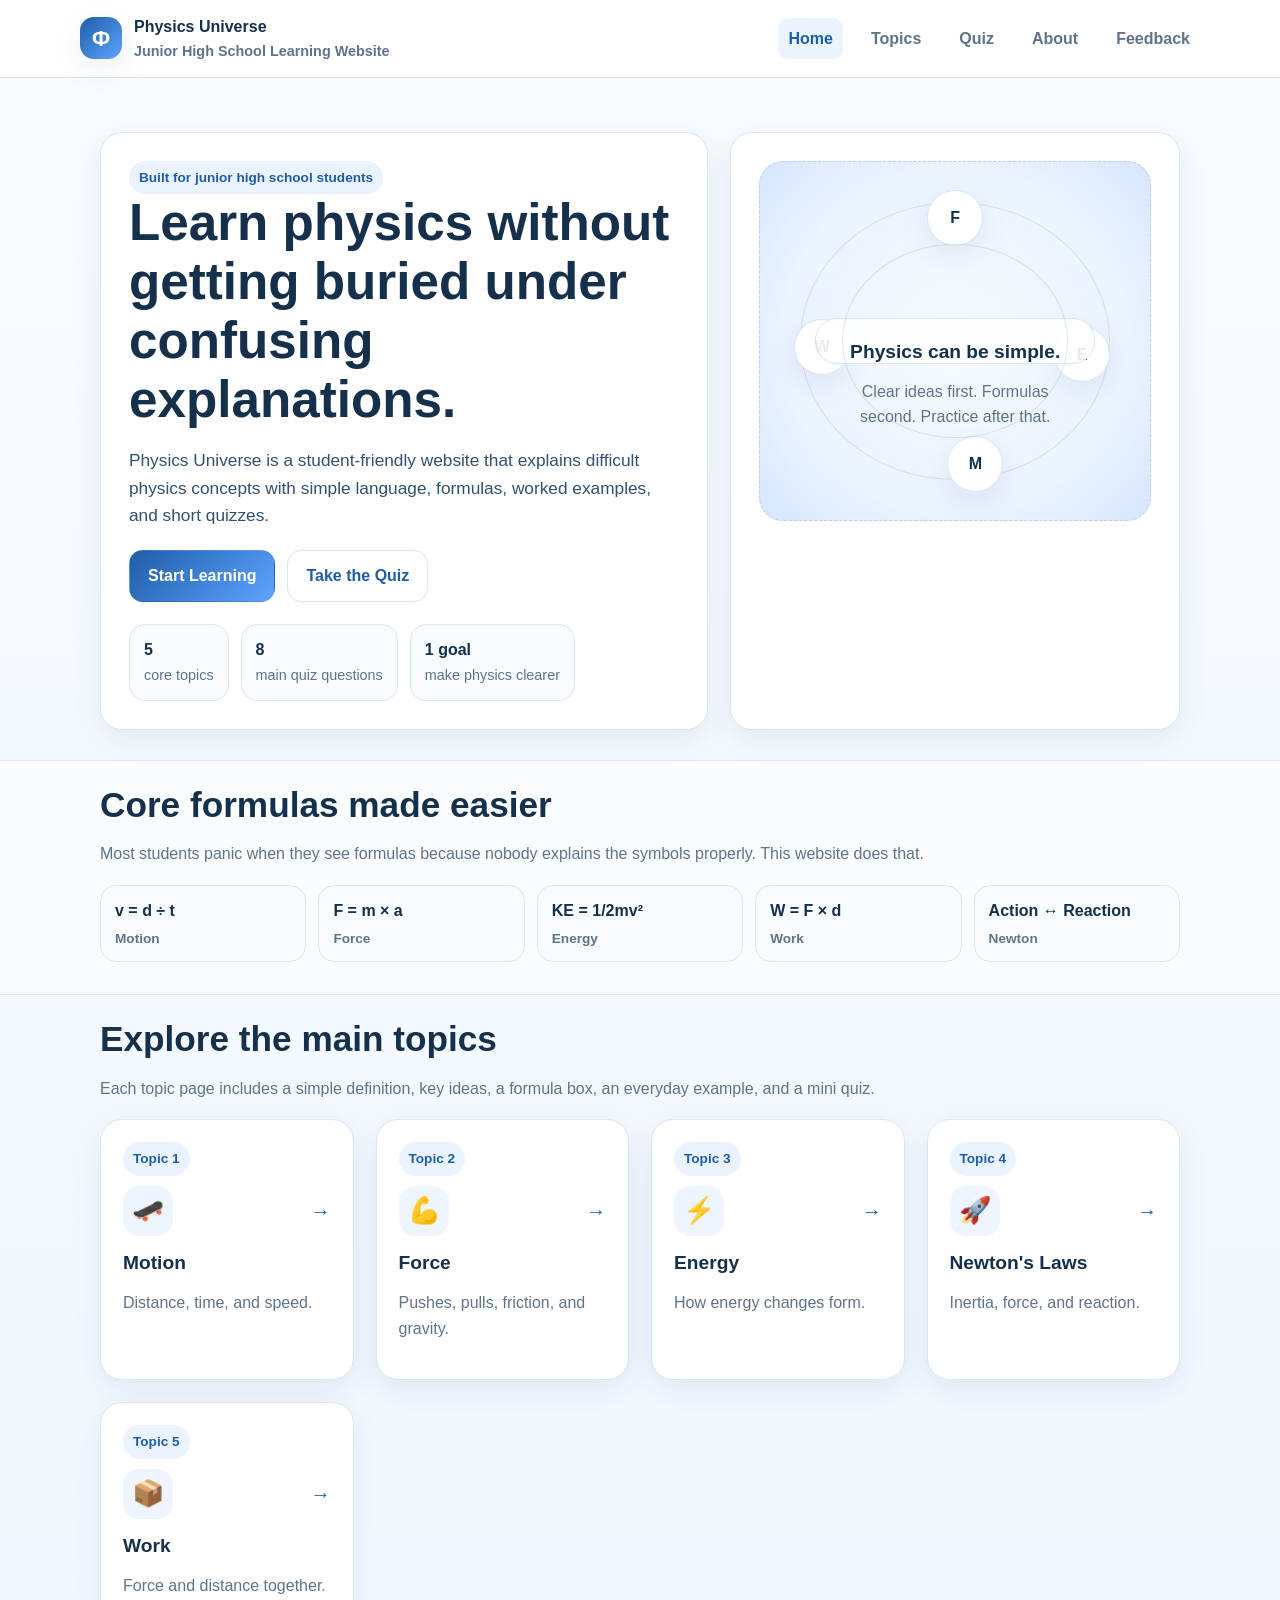
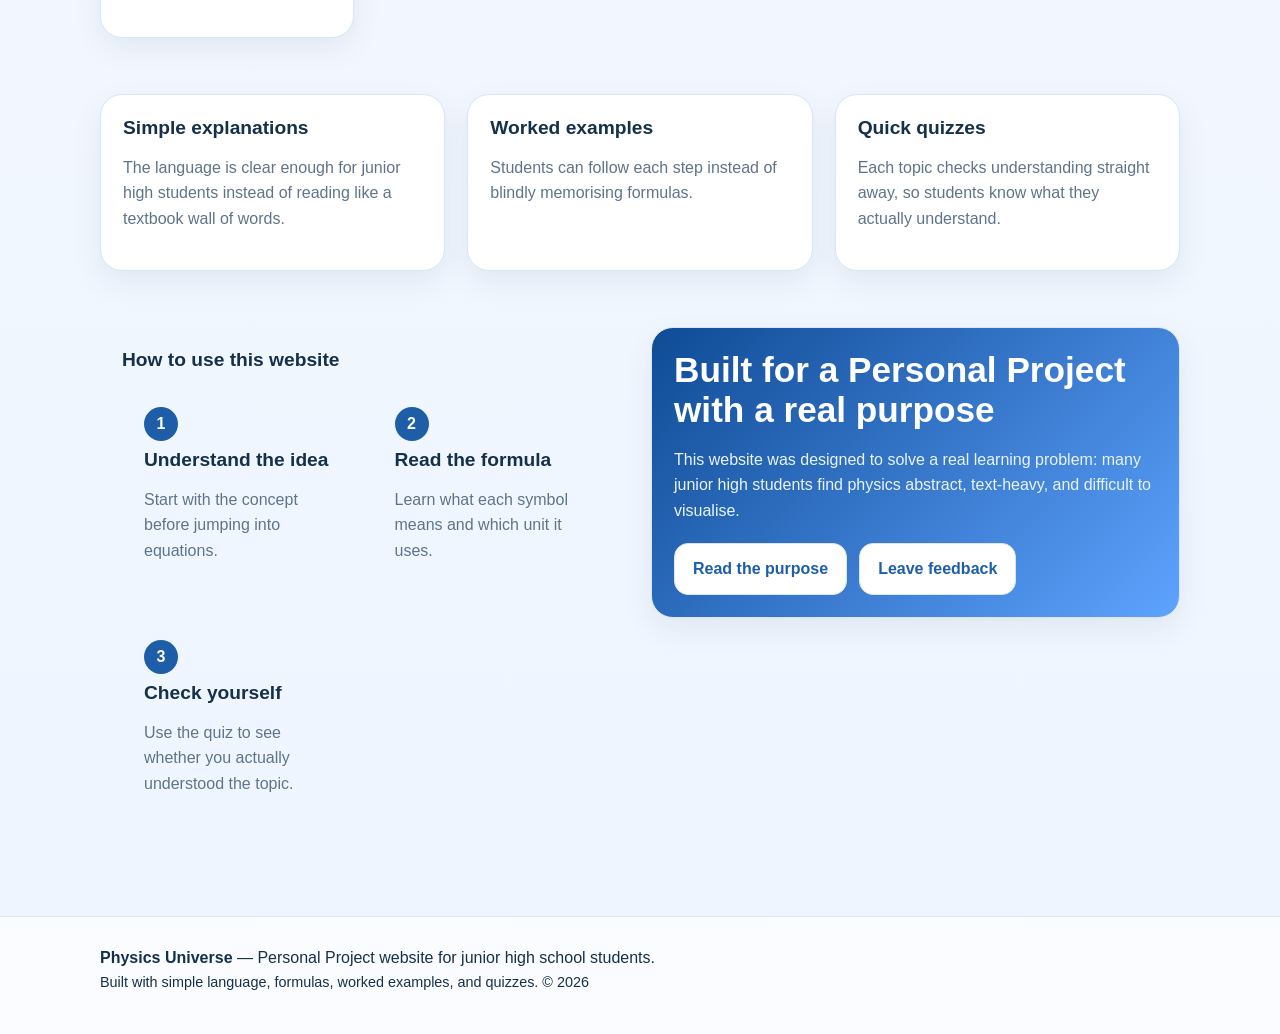
<file: index.html>
<!DOCTYPE html><html lang="en"><head><meta charset="UTF-8"><meta name="viewport" content="width=device-width, initial-scale=1.0"><title>Home | Physics Universe</title><link rel="stylesheet" href="styles.css"></head><body>
<header class="nav"><div class="container nav-inner"><a class="brand" href="index.html"><div class="logo">Φ</div><div><div>Physics Universe</div><div class="small muted">Junior High School Learning Website</div></div></a><nav class="menu"><a href="index.html" class="active">Home</a><a href="topics.html">Topics</a><a href="quiz.html">Quiz</a><a href="about.html">About</a><a href="feedback.html">Feedback</a></nav></div></header>
<section class="hero"><div class="container hero-grid"><div class="hero-card"><span class="kicker">Built for junior high school students</span><h1>Learn physics without getting buried under confusing explanations.</h1><p class="lead">Physics Universe is a student-friendly website that explains difficult physics concepts with simple language, formulas, worked examples, and short quizzes.</p><div class="button-row"><a class="btn btn-primary" href="topics.html">Start Learning</a><a class="btn btn-secondary" href="quiz.html">Take the Quiz</a></div><div class="hero-stats"><div class="stat-chip"><strong>5</strong><span class="small muted">core topics</span></div><div class="stat-chip"><strong>8</strong><span class="small muted">main quiz questions</span></div><div class="stat-chip"><strong>1 goal</strong><span class="small muted">make physics clearer</span></div></div></div><div class="hero-card"><div class="orbit"><div class="particle p1">F</div><div class="particle p2">E</div><div class="particle p3">M</div><div class="particle p4">W</div><div class="center-note"><h3>Physics can be simple.</h3><p class="muted">Clear ideas first. Formulas second. Practice after that.</p></div></div></div></div></section>
<section class="section-band"><div class="container"><h2>Core formulas made easier</h2><p class="muted">Most students panic when they see formulas because nobody explains the symbols properly. This website does that.</p><div class="hero-formula-bar"><div class="hero-formula-pill">v = d ÷ t<span>Motion</span></div><div class="hero-formula-pill">F = m × a<span>Force</span></div><div class="hero-formula-pill">KE = 1/2mv²<span>Energy</span></div><div class="hero-formula-pill">W = F × d<span>Work</span></div><div class="hero-formula-pill">Action ↔ Reaction<span>Newton</span></div></div></div></section>
<section class="section"><div class="container"><h2>Explore the main topics</h2><p class="muted">Each topic page includes a simple definition, key ideas, a formula box, an everyday example, and a mini quiz.</p><div class="topic-links"><a class="card topic-card" href="motion.html"><span class="topic-tag">Topic 1</span><div class="topic-card-top"><div class="icon-badge">🛹</div><div class="card-arrow">→</div></div><h3>Motion</h3><p class="muted">Distance, time, and speed.</p></a><a class="card topic-card" href="force.html"><span class="topic-tag">Topic 2</span><div class="topic-card-top"><div class="icon-badge">💪</div><div class="card-arrow">→</div></div><h3>Force</h3><p class="muted">Pushes, pulls, friction, and gravity.</p></a><a class="card topic-card" href="energy.html"><span class="topic-tag">Topic 3</span><div class="topic-card-top"><div class="icon-badge">⚡</div><div class="card-arrow">→</div></div><h3>Energy</h3><p class="muted">How energy changes form.</p></a><a class="card topic-card" href="newton.html"><span class="topic-tag">Topic 4</span><div class="topic-card-top"><div class="icon-badge">🚀</div><div class="card-arrow">→</div></div><h3>Newton's Laws</h3><p class="muted">Inertia, force, and reaction.</p></a><a class="card topic-card" href="work.html"><span class="topic-tag">Topic 5</span><div class="topic-card-top"><div class="icon-badge">📦</div><div class="card-arrow">→</div></div><h3>Work</h3><p class="muted">Force and distance together.</p></a></div></div></section>
<section class="section"><div class="container"><div class="grid-3"><div class="card"><h3>Simple explanations</h3><p class="muted">The language is clear enough for junior high students instead of reading like a textbook wall of words.</p></div><div class="card"><h3>Worked examples</h3><p class="muted">Students can follow each step instead of blindly memorising formulas.</p></div><div class="card"><h3>Quick quizzes</h3><p class="muted">Each topic checks understanding straight away, so students know what they actually understand.</p></div></div></div></section>
<section class="section"><div class="container"><div class="grid-2"><div class="info-card"><h3>How to use this website</h3><div class="timeline-grid"><div class="timeline-card"><div class="timeline-number">1</div><h3>Understand the idea</h3><p class="muted">Start with the concept before jumping into equations.</p></div><div class="timeline-card"><div class="timeline-number">2</div><h3>Read the formula</h3><p class="muted">Learn what each symbol means and which unit it uses.</p></div><div class="timeline-card"><div class="timeline-number">3</div><h3>Check yourself</h3><p class="muted">Use the quiz to see whether you actually understood the topic.</p></div></div></div><div class="cta-panel"><h2>Built for a Personal Project with a real purpose</h2><p>This website was designed to solve a real learning problem: many junior high students find physics abstract, text-heavy, and difficult to visualise.</p><div class="button-row"><a class="btn btn-secondary" href="about.html">Read the purpose</a><a class="btn btn-secondary" href="feedback.html">Leave feedback</a></div></div></div></div></section>
<footer class="footer"><div class="container"><div><strong>Physics Universe</strong> — Personal Project website for junior high school students.</div><div class="small">Built with simple language, formulas, worked examples, and quizzes. © <span class="year"></span></div></div></footer><script src="script.js"></script></body></html>
</file>
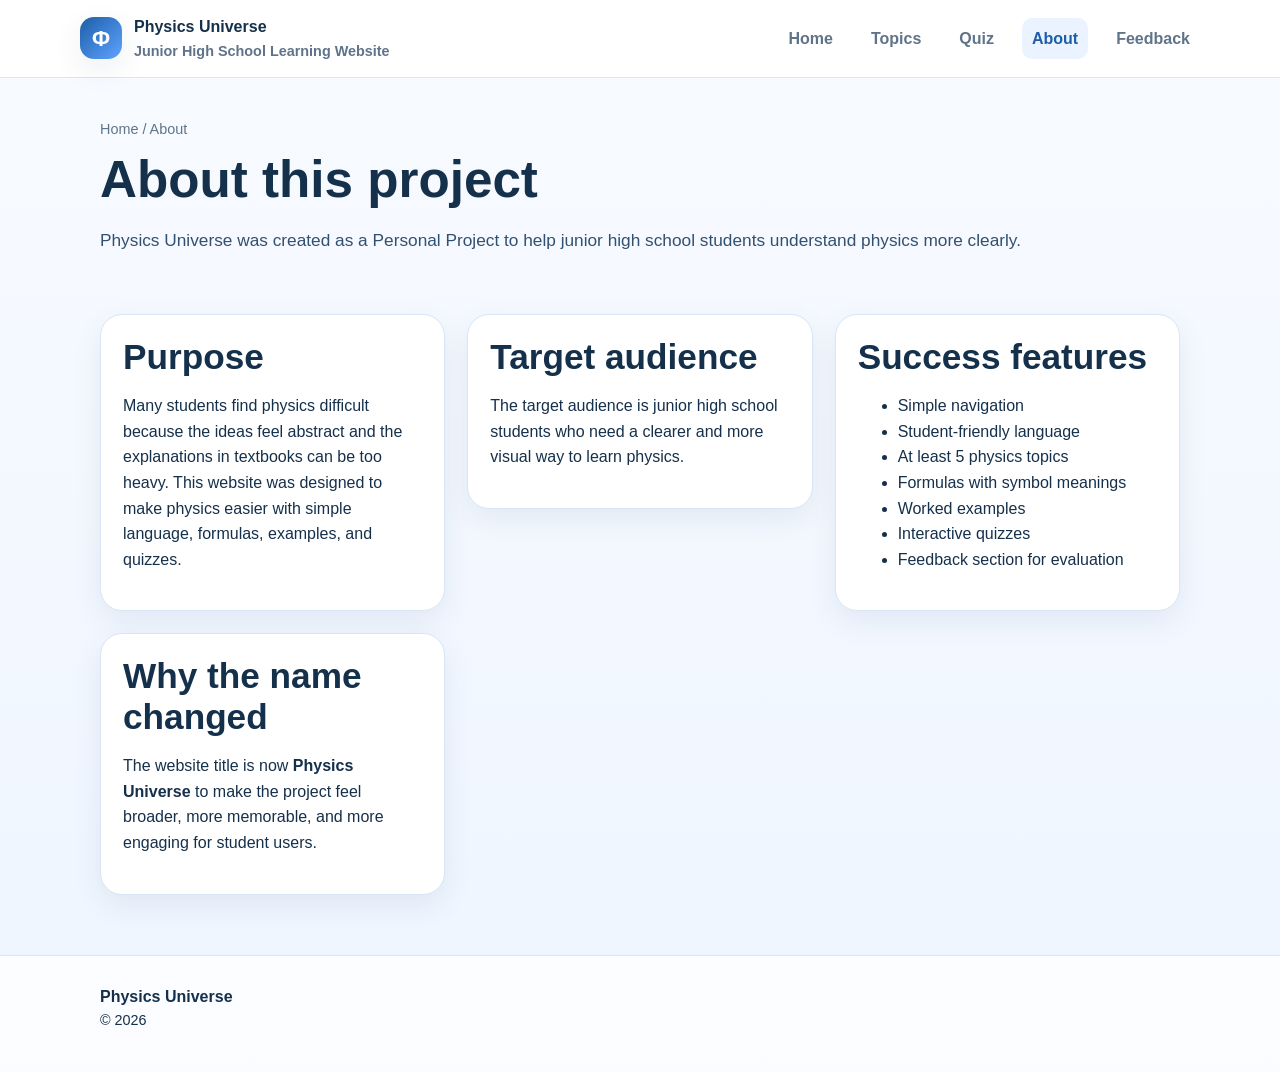
<file: about.html>
<!DOCTYPE html><html lang="en"><head><meta charset="UTF-8"><meta name="viewport" content="width=device-width, initial-scale=1.0"><title>About | Physics Universe</title><link rel="stylesheet" href="styles.css"></head><body><header class="nav"><div class="container nav-inner"><a class="brand" href="index.html"><div class="logo">Φ</div><div><div>Physics Universe</div><div class="small muted">Junior High School Learning Website</div></div></a><nav class="menu"><a href="index.html">Home</a><a href="topics.html">Topics</a><a href="quiz.html">Quiz</a><a href="about.html" class="active">About</a><a href="feedback.html">Feedback</a></nav></div></header><section class="page-hero"><div class="container"><div class="breadcrumbs">Home / About</div><h1>About this project</h1><p class="lead">Physics Universe was created as a Personal Project to help junior high school students understand physics more clearly.</p></div></section><section class="section"><div class="container grid-2"><div class="card"><h2>Purpose</h2><p>Many students find physics difficult because the ideas feel abstract and the explanations in textbooks can be too heavy. This website was designed to make physics easier with simple language, formulas, examples, and quizzes.</p></div><div class="card"><h2>Target audience</h2><p>The target audience is junior high school students who need a clearer and more visual way to learn physics.</p></div><div class="card"><h2>Success features</h2><ul><li>Simple navigation</li><li>Student-friendly language</li><li>At least 5 physics topics</li><li>Formulas with symbol meanings</li><li>Worked examples</li><li>Interactive quizzes</li><li>Feedback section for evaluation</li></ul></div><div class="card"><h2>Why the name changed</h2><p>The website title is now <strong>Physics Universe</strong> to make the project feel broader, more memorable, and more engaging for student users.</p></div></div></section><footer class="footer"><div class="container"><div><strong>Physics Universe</strong></div><div class="small">© <span class="year"></span></div></div></footer><script src="script.js"></script></body></html>
</file>
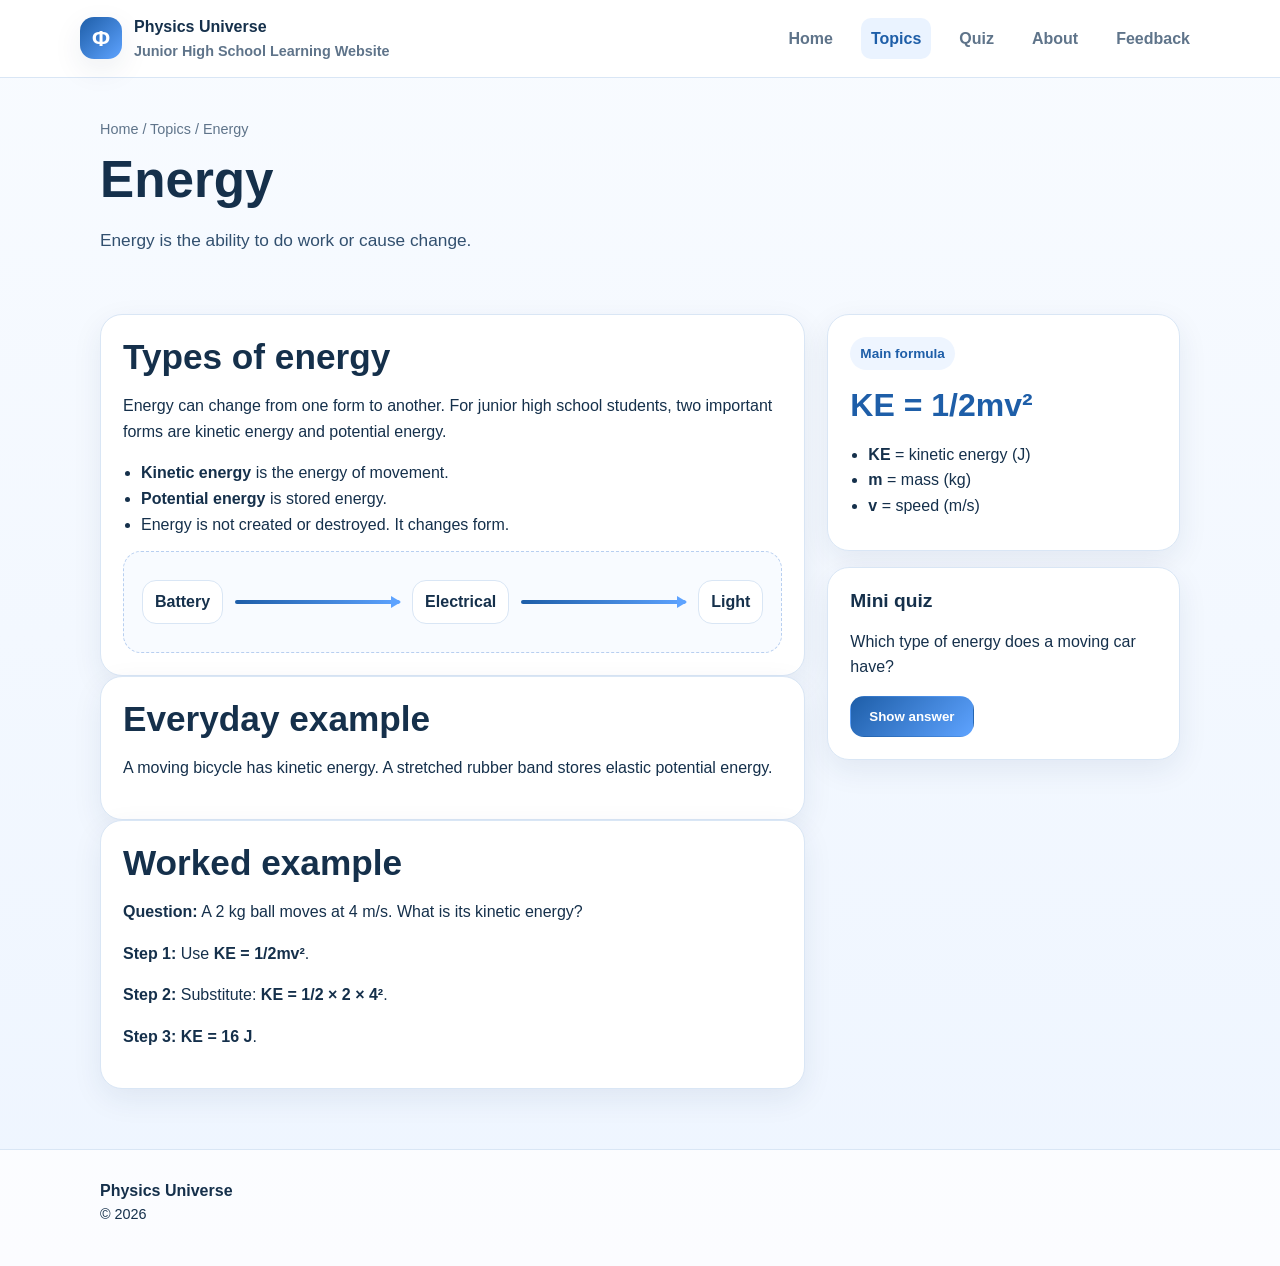
<file: energy.html>
<!DOCTYPE html><html lang="en"><head><meta charset="UTF-8"><meta name="viewport" content="width=device-width, initial-scale=1.0"><title>Energy | Physics Universe</title><link rel="stylesheet" href="styles.css"></head><body><header class="nav"><div class="container nav-inner"><a class="brand" href="index.html"><div class="logo">Φ</div><div><div>Physics Universe</div><div class="small muted">Junior High School Learning Website</div></div></a><nav class="menu"><a href="index.html">Home</a><a href="topics.html" class="active">Topics</a><a href="quiz.html">Quiz</a><a href="about.html">About</a><a href="feedback.html">Feedback</a></nav></div></header><section class="page-hero"><div class="container"><div class="breadcrumbs">Home / Topics / Energy</div><h1>Energy</h1><p class="lead">Energy is the ability to do work or cause change.</p></div></section><section class="section"><div class="container topic-layout"><div><div class="topic-section"><h2>Types of energy</h2><p>Energy can change from one form to another. For junior high school students, two important forms are kinetic energy and potential energy.</p><ul><li><strong>Kinetic energy</strong> is the energy of movement.</li><li><strong>Potential energy</strong> is stored energy.</li><li>Energy is not created or destroyed. It changes form.</li></ul><div class="visual-box"><div class="visual-line"><span class="badge">Battery</span><div class="visual-arrow"></div><span class="badge">Electrical</span><div class="visual-arrow"></div><span class="badge">Light</span></div></div></div><div class="topic-section"><h2>Everyday example</h2><p>A moving bicycle has kinetic energy. A stretched rubber band stores elastic potential energy.</p></div><div class="topic-section"><h2>Worked example</h2><p><strong>Question:</strong> A 2 kg ball moves at 4 m/s. What is its kinetic energy?</p><p><strong>Step 1:</strong> Use <strong>KE = 1/2mv²</strong>.</p><p><strong>Step 2:</strong> Substitute: <strong>KE = 1/2 × 2 × 4²</strong>.</p><p><strong>Step 3:</strong> <strong>KE = 16 J</strong>.</p></div></div><aside class="sticky-side"><div class="formula-box"><span class="formula-sub">Main formula</span><div class="formula-main">KE = 1/2mv²</div><ul><li><strong>KE</strong> = kinetic energy (J)</li><li><strong>m</strong> = mass (kg)</li><li><strong>v</strong> = speed (m/s)</li></ul></div><div class="mini-quiz"><h3>Mini quiz</h3><p>Which type of energy does a moving car have?</p><button class="btn btn-primary" type="button" data-show-answer>Show answer</button><div class="answer"><strong>Answer:</strong> Kinetic energy.</div></div></aside></div></section><footer class="footer"><div class="container"><div><strong>Physics Universe</strong></div><div class="small">© <span class="year"></span></div></div></footer><script src="script.js"></script></body></html>
</file>
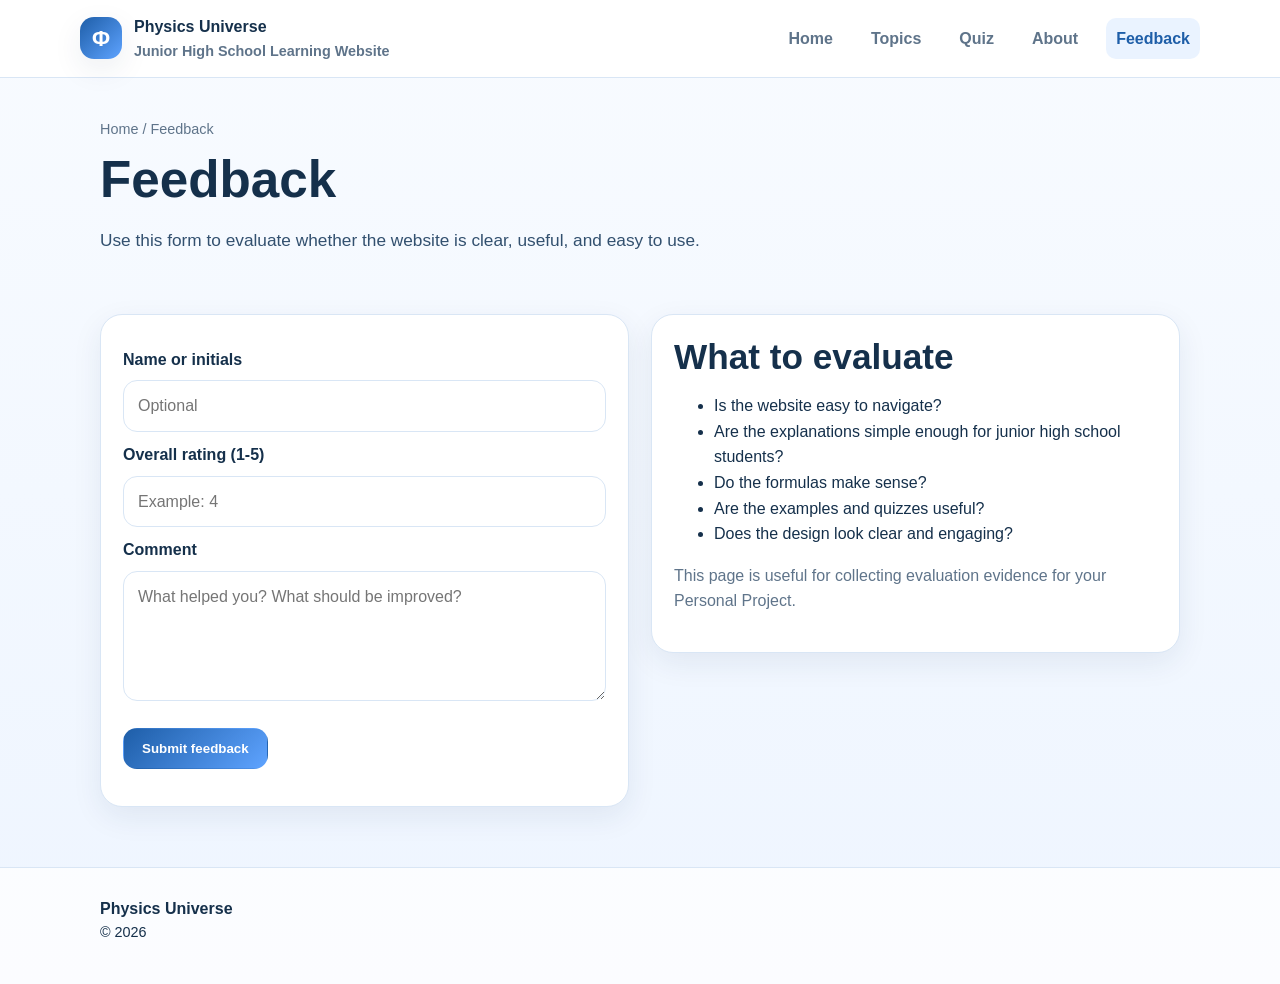
<file: feedback.html>
<!DOCTYPE html><html lang="en"><head><meta charset="UTF-8"><meta name="viewport" content="width=device-width, initial-scale=1.0"><title>Feedback | Physics Universe</title><link rel="stylesheet" href="styles.css"></head><body><header class="nav"><div class="container nav-inner"><a class="brand" href="index.html"><div class="logo">Φ</div><div><div>Physics Universe</div><div class="small muted">Junior High School Learning Website</div></div></a><nav class="menu"><a href="index.html">Home</a><a href="topics.html">Topics</a><a href="quiz.html">Quiz</a><a href="about.html">About</a><a href="feedback.html" class="active">Feedback</a></nav></div></header><section class="page-hero"><div class="container"><div class="breadcrumbs">Home / Feedback</div><h1>Feedback</h1><p class="lead">Use this form to evaluate whether the website is clear, useful, and easy to use.</p></div></section><section class="section"><div class="container grid-2"><form id="feedback-form" class="card"><label for="name">Name or initials</label><input id="name" name="name" placeholder="Optional"><label for="rating">Overall rating (1-5)</label><input id="rating" name="rating" placeholder="Example: 4"><label for="comment">Comment</label><textarea id="comment" name="comment" placeholder="What helped you? What should be improved?"></textarea><div class="button-row"><button class="btn btn-primary" type="submit">Submit feedback</button></div><p class="muted small" id="feedback-status"></p></form><div class="card"><h2>What to evaluate</h2><ul><li>Is the website easy to navigate?</li><li>Are the explanations simple enough for junior high school students?</li><li>Do the formulas make sense?</li><li>Are the examples and quizzes useful?</li><li>Does the design look clear and engaging?</li></ul><p class="muted">This page is useful for collecting evaluation evidence for your Personal Project.</p></div></div></section><footer class="footer"><div class="container"><div><strong>Physics Universe</strong></div><div class="small">© <span class="year"></span></div></div></footer><script src="script.js"></script></body></html>
</file>
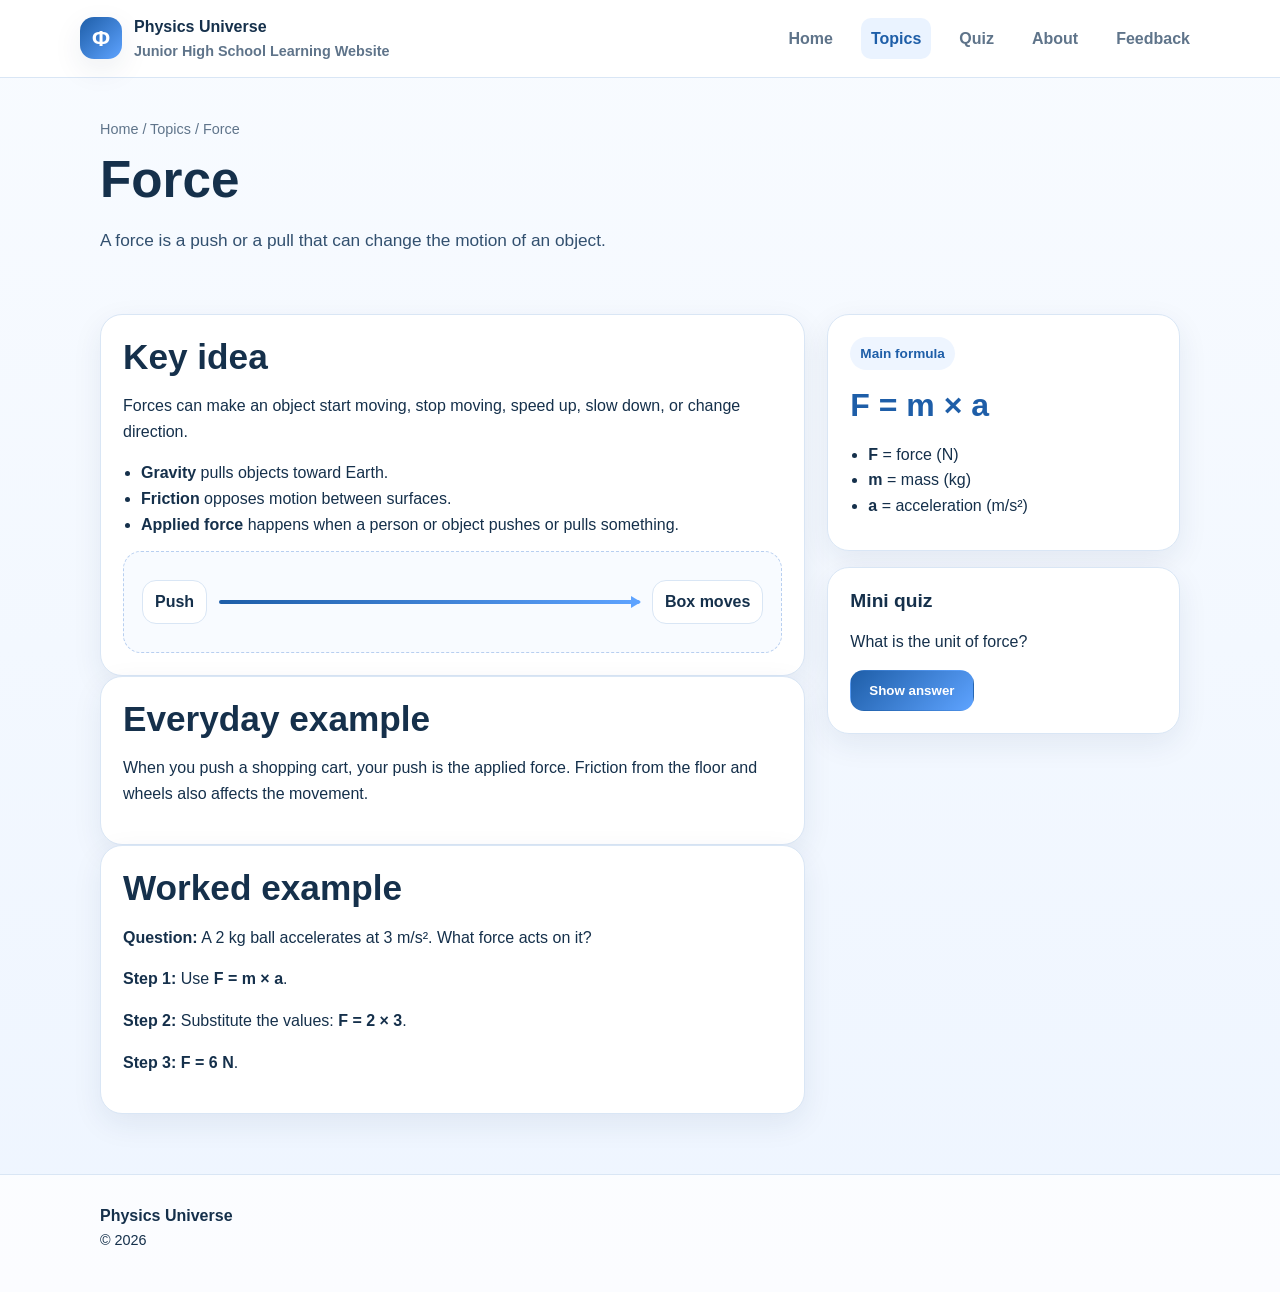
<file: force.html>
<!DOCTYPE html><html lang="en"><head><meta charset="UTF-8"><meta name="viewport" content="width=device-width, initial-scale=1.0"><title>Force | Physics Universe</title><link rel="stylesheet" href="styles.css"></head><body><header class="nav"><div class="container nav-inner"><a class="brand" href="index.html"><div class="logo">Φ</div><div><div>Physics Universe</div><div class="small muted">Junior High School Learning Website</div></div></a><nav class="menu"><a href="index.html">Home</a><a href="topics.html" class="active">Topics</a><a href="quiz.html">Quiz</a><a href="about.html">About</a><a href="feedback.html">Feedback</a></nav></div></header><section class="page-hero"><div class="container"><div class="breadcrumbs">Home / Topics / Force</div><h1>Force</h1><p class="lead">A force is a push or a pull that can change the motion of an object.</p></div></section><section class="section"><div class="container topic-layout"><div><div class="topic-section"><h2>Key idea</h2><p>Forces can make an object start moving, stop moving, speed up, slow down, or change direction.</p><ul><li><strong>Gravity</strong> pulls objects toward Earth.</li><li><strong>Friction</strong> opposes motion between surfaces.</li><li><strong>Applied force</strong> happens when a person or object pushes or pulls something.</li></ul><div class="visual-box"><div class="visual-line"><span class="badge">Push</span><div class="visual-arrow"></div><span class="badge">Box moves</span></div></div></div><div class="topic-section"><h2>Everyday example</h2><p>When you push a shopping cart, your push is the applied force. Friction from the floor and wheels also affects the movement.</p></div><div class="topic-section"><h2>Worked example</h2><p><strong>Question:</strong> A 2 kg ball accelerates at 3 m/s². What force acts on it?</p><p><strong>Step 1:</strong> Use <strong>F = m × a</strong>.</p><p><strong>Step 2:</strong> Substitute the values: <strong>F = 2 × 3</strong>.</p><p><strong>Step 3:</strong> <strong>F = 6 N</strong>.</p></div></div><aside class="sticky-side"><div class="formula-box"><span class="formula-sub">Main formula</span><div class="formula-main">F = m × a</div><ul><li><strong>F</strong> = force (N)</li><li><strong>m</strong> = mass (kg)</li><li><strong>a</strong> = acceleration (m/s²)</li></ul></div><div class="mini-quiz"><h3>Mini quiz</h3><p>What is the unit of force?</p><button class="btn btn-primary" type="button" data-show-answer>Show answer</button><div class="answer"><strong>Answer:</strong> The newton, written as N.</div></div></aside></div></section><footer class="footer"><div class="container"><div><strong>Physics Universe</strong></div><div class="small">© <span class="year"></span></div></div></footer><script src="script.js"></script></body></html>
</file>
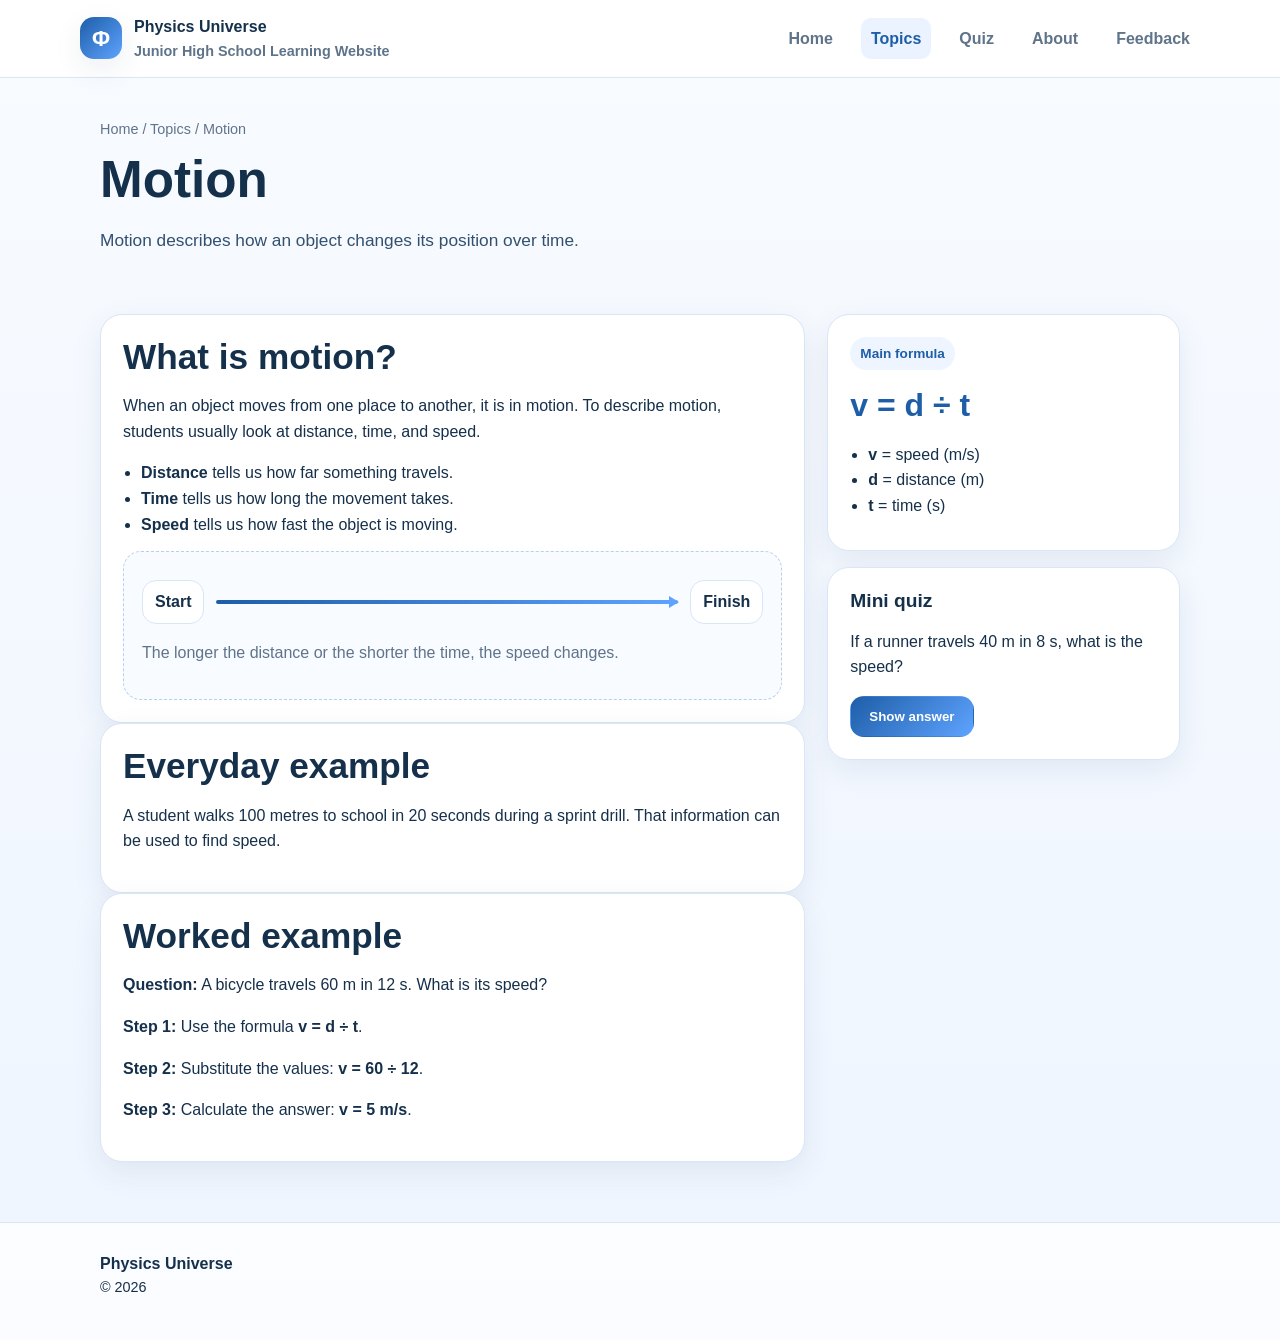
<file: motion.html>
<!DOCTYPE html><html lang="en"><head><meta charset="UTF-8"><meta name="viewport" content="width=device-width, initial-scale=1.0"><title>Motion | Physics Universe</title><link rel="stylesheet" href="styles.css"></head><body><header class="nav"><div class="container nav-inner"><a class="brand" href="index.html"><div class="logo">Φ</div><div><div>Physics Universe</div><div class="small muted">Junior High School Learning Website</div></div></a><nav class="menu"><a href="index.html">Home</a><a href="topics.html" class="active">Topics</a><a href="quiz.html">Quiz</a><a href="about.html">About</a><a href="feedback.html">Feedback</a></nav></div></header><section class="page-hero"><div class="container"><div class="breadcrumbs">Home / Topics / Motion</div><h1>Motion</h1><p class="lead">Motion describes how an object changes its position over time.</p></div></section><section class="section"><div class="container topic-layout"><div><div class="topic-section"><h2>What is motion?</h2><p>When an object moves from one place to another, it is in motion. To describe motion, students usually look at distance, time, and speed.</p><ul><li><strong>Distance</strong> tells us how far something travels.</li><li><strong>Time</strong> tells us how long the movement takes.</li><li><strong>Speed</strong> tells us how fast the object is moving.</li></ul><div class="visual-box"><div class="visual-line"><span class="badge">Start</span><div class="visual-arrow"></div><span class="badge">Finish</span></div><p class="muted">The longer the distance or the shorter the time, the speed changes.</p></div></div><div class="topic-section"><h2>Everyday example</h2><p>A student walks 100 metres to school in 20 seconds during a sprint drill. That information can be used to find speed.</p></div><div class="topic-section"><h2>Worked example</h2><p><strong>Question:</strong> A bicycle travels 60 m in 12 s. What is its speed?</p><p><strong>Step 1:</strong> Use the formula <strong>v = d ÷ t</strong>.</p><p><strong>Step 2:</strong> Substitute the values: <strong>v = 60 ÷ 12</strong>.</p><p><strong>Step 3:</strong> Calculate the answer: <strong>v = 5 m/s</strong>.</p></div></div><aside class="sticky-side"><div class="formula-box"><span class="formula-sub">Main formula</span><div class="formula-main">v = d ÷ t</div><ul><li><strong>v</strong> = speed (m/s)</li><li><strong>d</strong> = distance (m)</li><li><strong>t</strong> = time (s)</li></ul></div><div class="mini-quiz"><h3>Mini quiz</h3><p>If a runner travels 40 m in 8 s, what is the speed?</p><button class="btn btn-primary" type="button" data-show-answer>Show answer</button><div class="answer"><strong>Answer:</strong> 5 m/s, because 40 ÷ 8 = 5.</div></div></aside></div></section><footer class="footer"><div class="container"><div><strong>Physics Universe</strong></div><div class="small">© <span class="year"></span></div></div></footer><script src="script.js"></script></body></html>
</file>
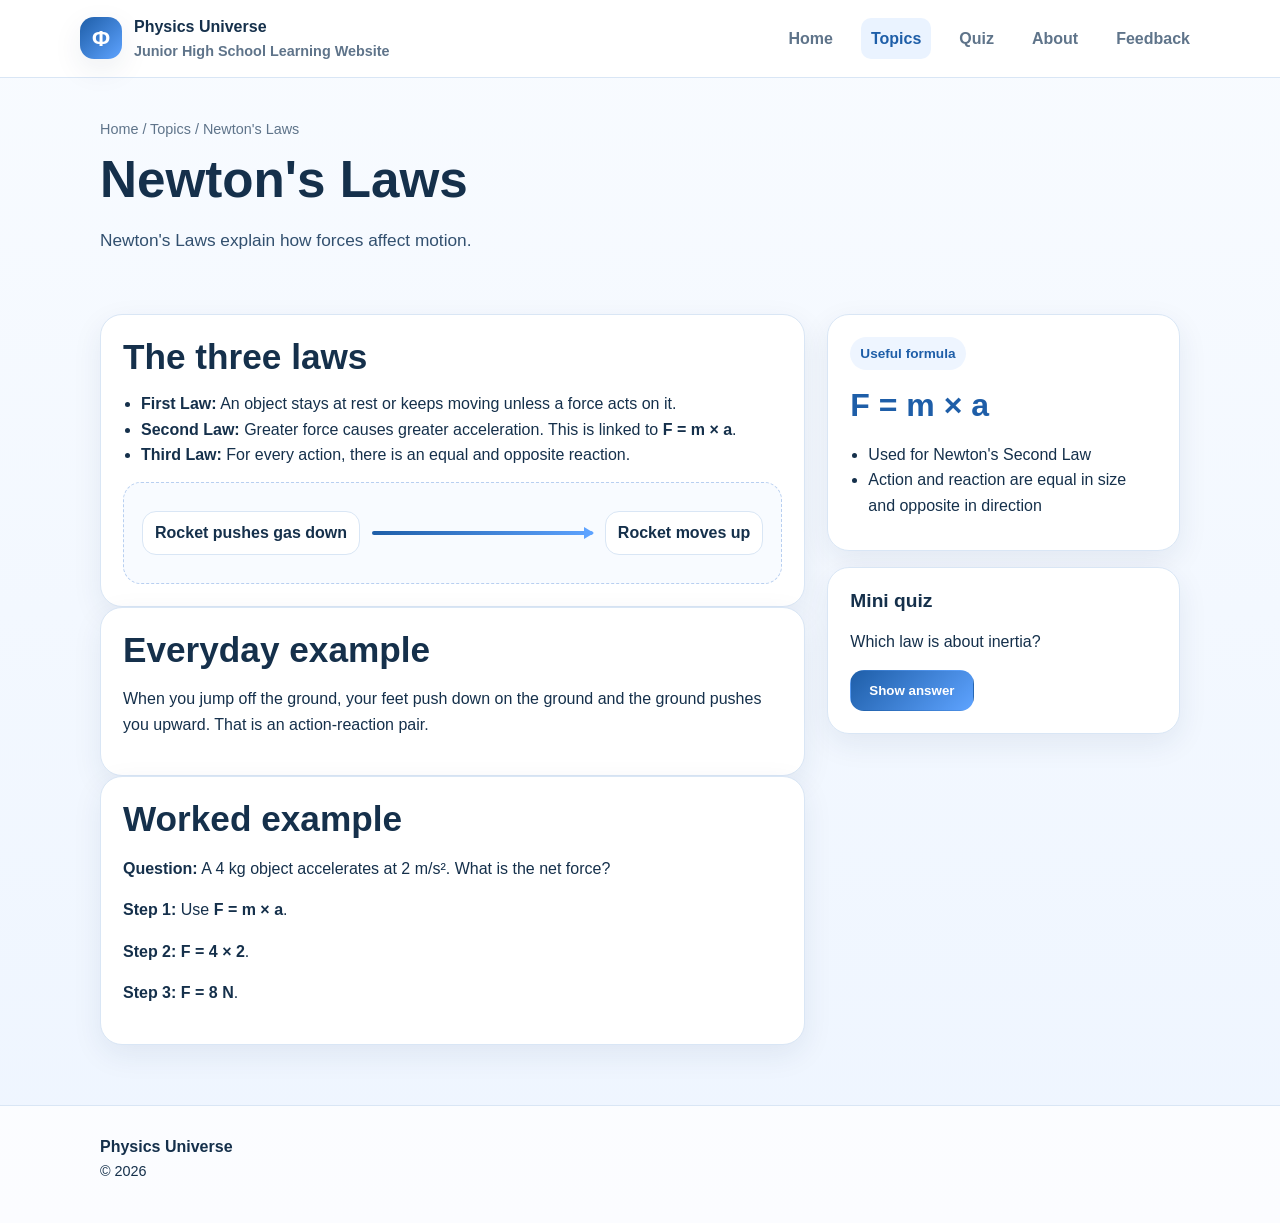
<file: newton.html>
<!DOCTYPE html><html lang="en"><head><meta charset="UTF-8"><meta name="viewport" content="width=device-width, initial-scale=1.0"><title>Newton's Laws | Physics Universe</title><link rel="stylesheet" href="styles.css"></head><body><header class="nav"><div class="container nav-inner"><a class="brand" href="index.html"><div class="logo">Φ</div><div><div>Physics Universe</div><div class="small muted">Junior High School Learning Website</div></div></a><nav class="menu"><a href="index.html">Home</a><a href="topics.html" class="active">Topics</a><a href="quiz.html">Quiz</a><a href="about.html">About</a><a href="feedback.html">Feedback</a></nav></div></header><section class="page-hero"><div class="container"><div class="breadcrumbs">Home / Topics / Newton's Laws</div><h1>Newton's Laws</h1><p class="lead">Newton's Laws explain how forces affect motion.</p></div></section><section class="section"><div class="container topic-layout"><div><div class="topic-section"><h2>The three laws</h2><ul><li><strong>First Law:</strong> An object stays at rest or keeps moving unless a force acts on it.</li><li><strong>Second Law:</strong> Greater force causes greater acceleration. This is linked to <strong>F = m × a</strong>.</li><li><strong>Third Law:</strong> For every action, there is an equal and opposite reaction.</li></ul><div class="visual-box"><div class="visual-line"><span class="badge">Rocket pushes gas down</span><div class="visual-arrow"></div><span class="badge">Rocket moves up</span></div></div></div><div class="topic-section"><h2>Everyday example</h2><p>When you jump off the ground, your feet push down on the ground and the ground pushes you upward. That is an action-reaction pair.</p></div><div class="topic-section"><h2>Worked example</h2><p><strong>Question:</strong> A 4 kg object accelerates at 2 m/s². What is the net force?</p><p><strong>Step 1:</strong> Use <strong>F = m × a</strong>.</p><p><strong>Step 2:</strong> <strong>F = 4 × 2</strong>.</p><p><strong>Step 3:</strong> <strong>F = 8 N</strong>.</p></div></div><aside class="sticky-side"><div class="formula-box"><span class="formula-sub">Useful formula</span><div class="formula-main">F = m × a</div><ul><li>Used for Newton's Second Law</li><li>Action and reaction are equal in size and opposite in direction</li></ul></div><div class="mini-quiz"><h3>Mini quiz</h3><p>Which law is about inertia?</p><button class="btn btn-primary" type="button" data-show-answer>Show answer</button><div class="answer"><strong>Answer:</strong> Newton's First Law.</div></div></aside></div></section><footer class="footer"><div class="container"><div><strong>Physics Universe</strong></div><div class="small">© <span class="year"></span></div></div></footer><script src="script.js"></script></body></html>
</file>
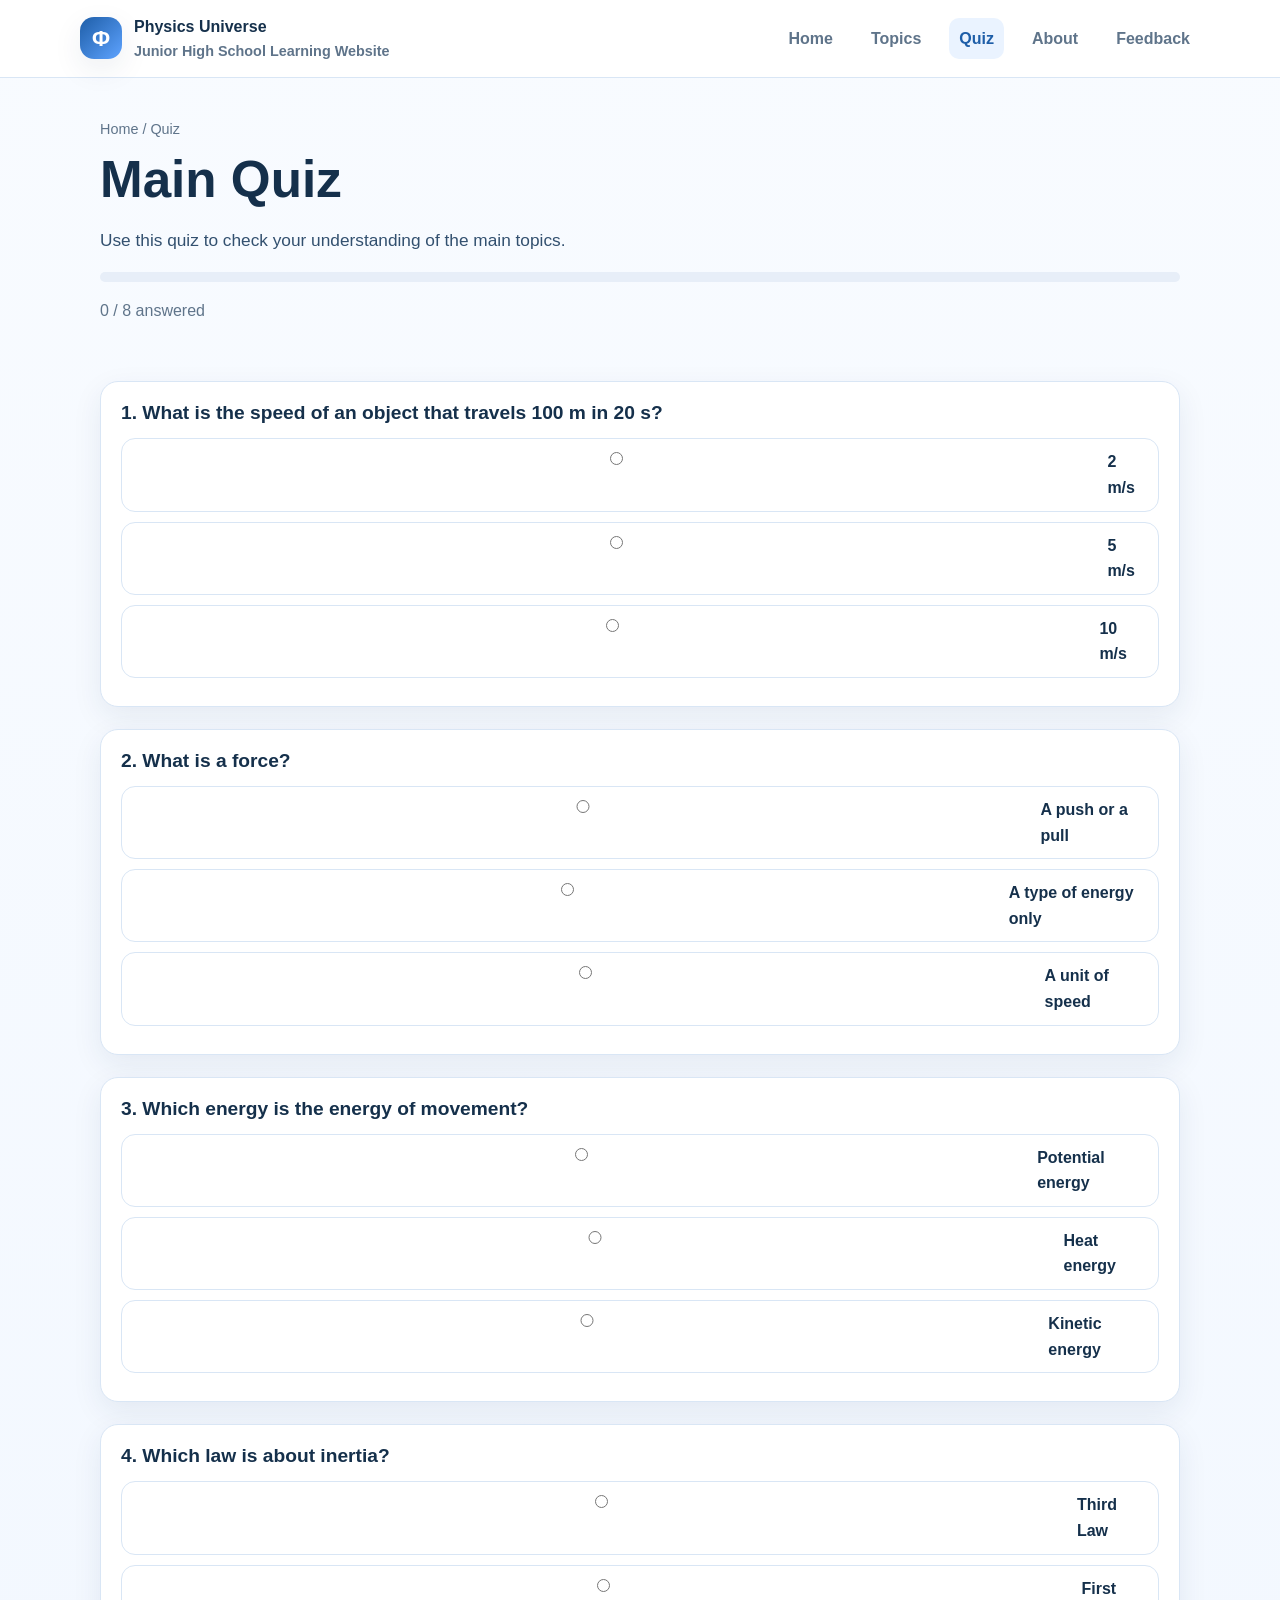
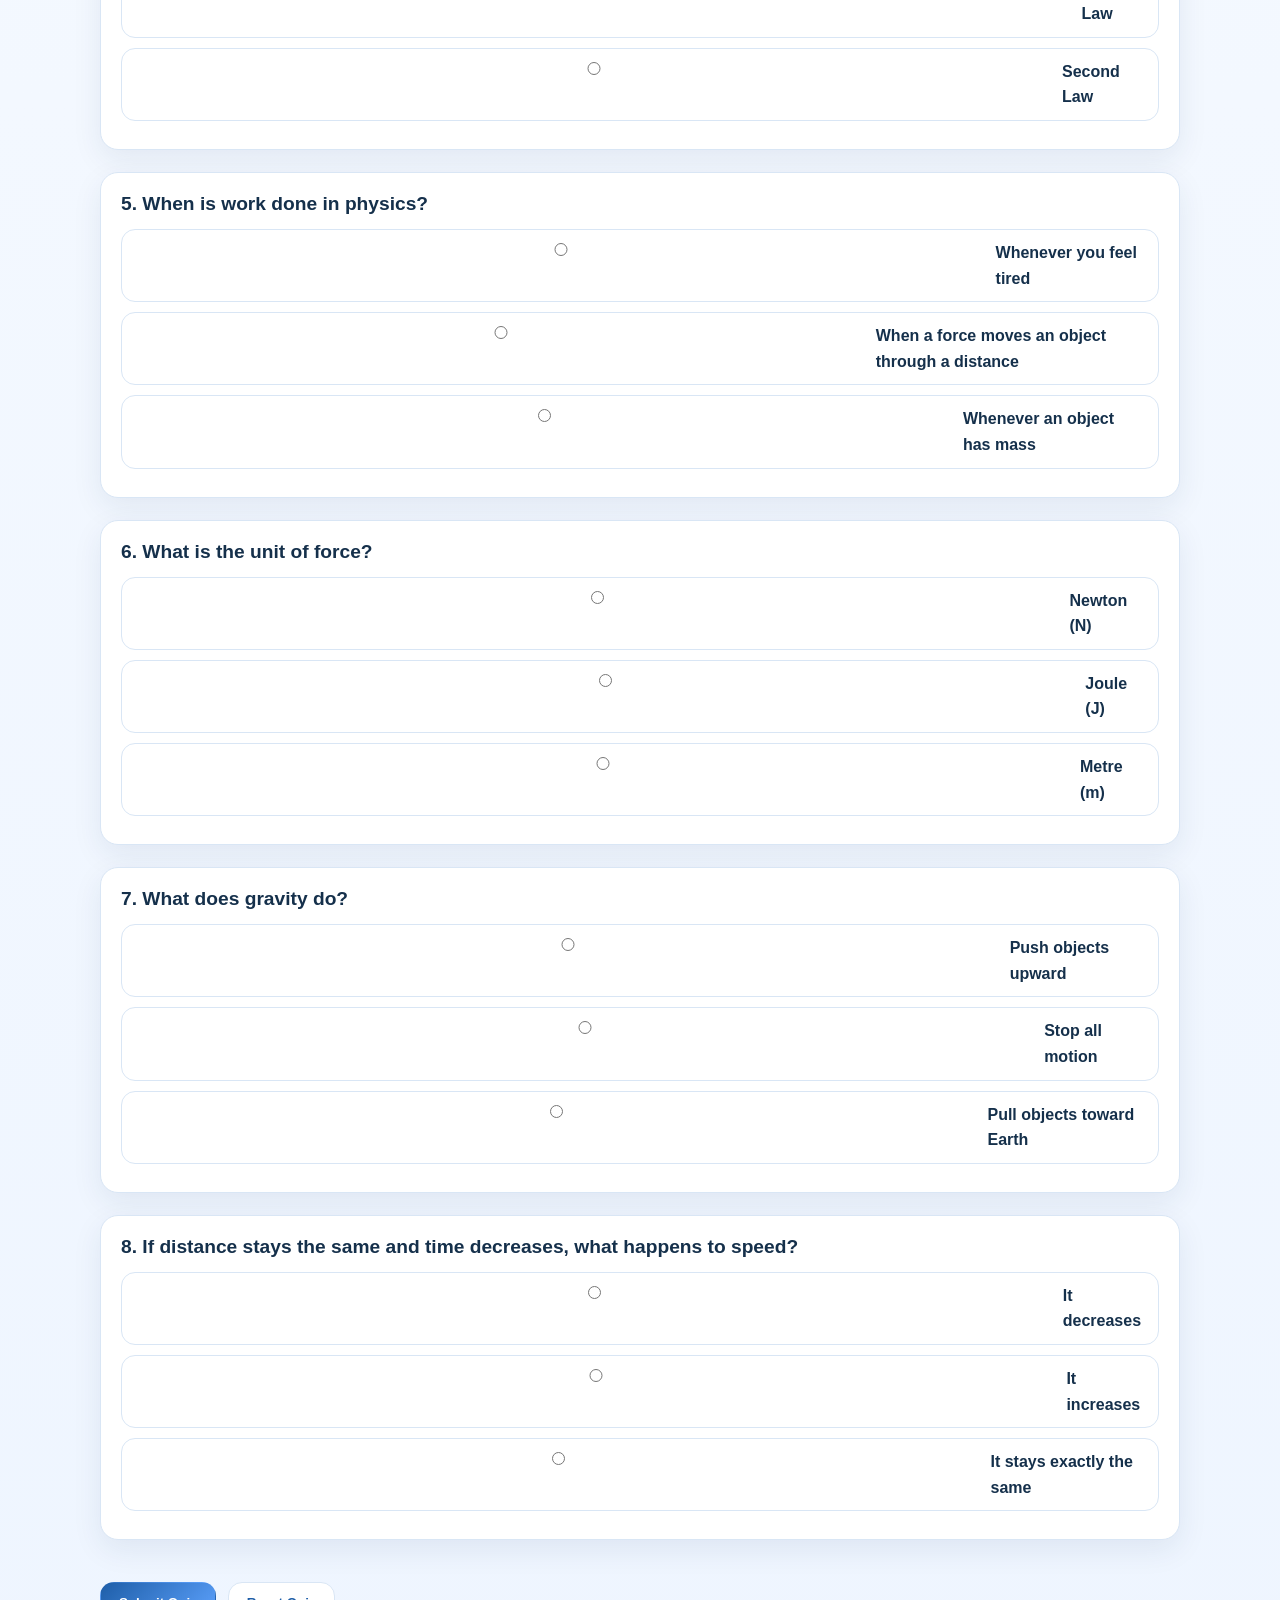
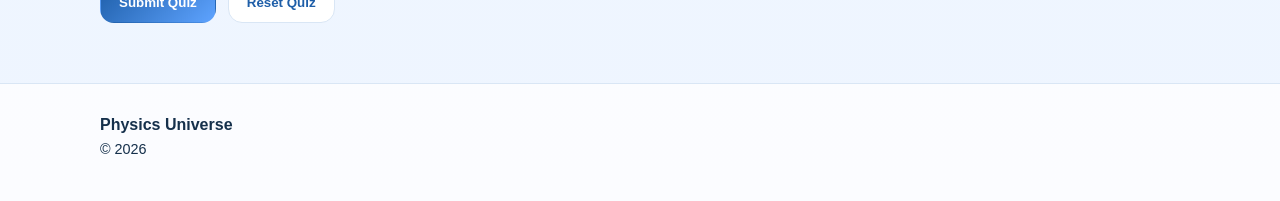
<file: quiz.html>
<!DOCTYPE html><html lang="en"><head><meta charset="UTF-8"><meta name="viewport" content="width=device-width, initial-scale=1.0"><title>Quiz | Physics Universe</title><link rel="stylesheet" href="styles.css"></head><body><header class="nav"><div class="container nav-inner"><a class="brand" href="index.html"><div class="logo">Φ</div><div><div>Physics Universe</div><div class="small muted">Junior High School Learning Website</div></div></a><nav class="menu"><a href="index.html">Home</a><a href="topics.html">Topics</a><a href="quiz.html" class="active">Quiz</a><a href="about.html">About</a><a href="feedback.html">Feedback</a></nav></div></header><section class="page-hero"><div class="container"><div class="breadcrumbs">Home / Quiz</div><h1>Main Quiz</h1><p class="lead">Use this quiz to check your understanding of the main topics.</p><div class="progress-track"><div class="progress-fill"></div></div><p class="muted" id="progress-text">0 / 8 answered</p></div></section><section class="section"><div class="container"><form id="main-quiz" class="quiz-grid">
<div class="question-card" data-question="q1"><h3>1. What is the speed of an object that travels 100 m in 20 s?</h3><label class="option"><input type="radio" name="q1" value="a">2 m/s</label><label class="option"><input type="radio" name="q1" value="b">5 m/s</label><label class="option"><input type="radio" name="q1" value="c">10 m/s</label></div>
<div class="question-card" data-question="q2"><h3>2. What is a force?</h3><label class="option"><input type="radio" name="q2" value="a">A push or a pull</label><label class="option"><input type="radio" name="q2" value="b">A type of energy only</label><label class="option"><input type="radio" name="q2" value="c">A unit of speed</label></div>
<div class="question-card" data-question="q3"><h3>3. Which energy is the energy of movement?</h3><label class="option"><input type="radio" name="q3" value="a">Potential energy</label><label class="option"><input type="radio" name="q3" value="b">Heat energy</label><label class="option"><input type="radio" name="q3" value="c">Kinetic energy</label></div>
<div class="question-card" data-question="q4"><h3>4. Which law is about inertia?</h3><label class="option"><input type="radio" name="q4" value="a">Third Law</label><label class="option"><input type="radio" name="q4" value="b">First Law</label><label class="option"><input type="radio" name="q4" value="c">Second Law</label></div>
<div class="question-card" data-question="q5"><h3>5. When is work done in physics?</h3><label class="option"><input type="radio" name="q5" value="a">Whenever you feel tired</label><label class="option"><input type="radio" name="q5" value="b">When a force moves an object through a distance</label><label class="option"><input type="radio" name="q5" value="c">Whenever an object has mass</label></div>
<div class="question-card" data-question="q6"><h3>6. What is the unit of force?</h3><label class="option"><input type="radio" name="q6" value="a">Newton (N)</label><label class="option"><input type="radio" name="q6" value="b">Joule (J)</label><label class="option"><input type="radio" name="q6" value="c">Metre (m)</label></div>
<div class="question-card" data-question="q7"><h3>7. What does gravity do?</h3><label class="option"><input type="radio" name="q7" value="a">Push objects upward</label><label class="option"><input type="radio" name="q7" value="b">Stop all motion</label><label class="option"><input type="radio" name="q7" value="c">Pull objects toward Earth</label></div>
<div class="question-card" data-question="q8"><h3>8. If distance stays the same and time decreases, what happens to speed?</h3><label class="option"><input type="radio" name="q8" value="a">It decreases</label><label class="option"><input type="radio" name="q8" value="b">It increases</label><label class="option"><input type="radio" name="q8" value="c">It stays exactly the same</label></div>
<div class="button-row"><button class="btn btn-primary" type="submit">Submit Quiz</button><button class="btn btn-secondary" type="button" id="reset-quiz">Reset Quiz</button></div></form><div id="score-box" class="score-box" style="display:none"></div><div id="explanations" class="grid-2"></div></div></section><footer class="footer"><div class="container"><div><strong>Physics Universe</strong></div><div class="small">© <span class="year"></span></div></div></footer><script src="script.js"></script></body></html>
</file>
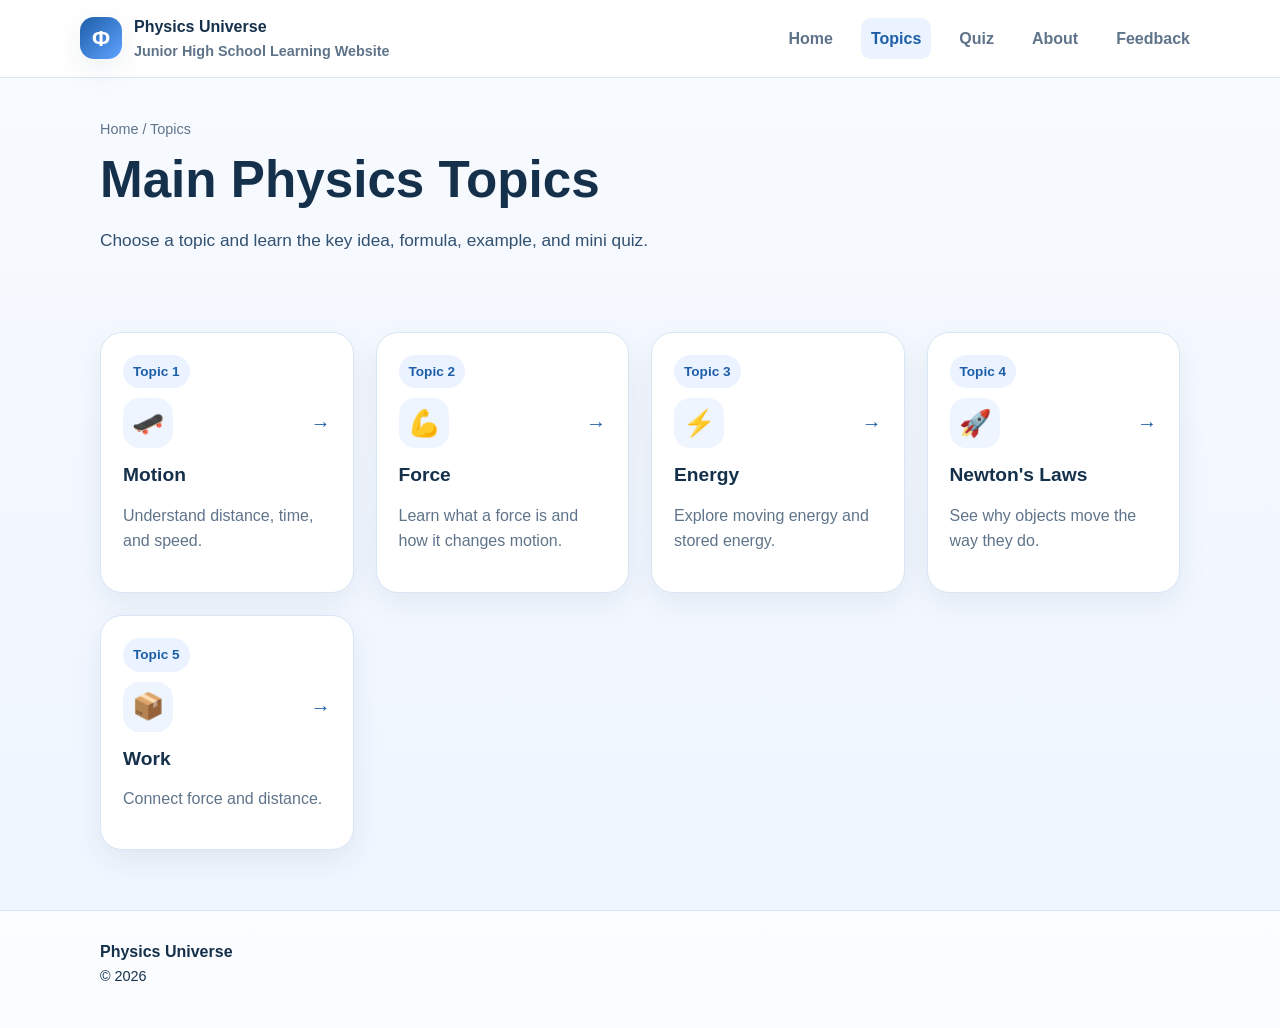
<file: topics.html>
<!DOCTYPE html><html lang="en"><head><meta charset="UTF-8"><meta name="viewport" content="width=device-width, initial-scale=1.0"><title>Topics | Physics Universe</title><link rel="stylesheet" href="styles.css"></head><body><header class="nav"><div class="container nav-inner"><a class="brand" href="index.html"><div class="logo">Φ</div><div><div>Physics Universe</div><div class="small muted">Junior High School Learning Website</div></div></a><nav class="menu"><a href="index.html">Home</a><a href="topics.html" class="active">Topics</a><a href="quiz.html">Quiz</a><a href="about.html">About</a><a href="feedback.html">Feedback</a></nav></div></header>
<section class="page-hero"><div class="container"><div class="breadcrumbs">Home / Topics</div><h1>Main Physics Topics</h1><p class="lead">Choose a topic and learn the key idea, formula, example, and mini quiz.</p></div></section><section class="section"><div class="container"><div class="topic-links"><a class="card topic-card" href="motion.html"><span class="topic-tag">Topic 1</span><div class="topic-card-top"><div class="icon-badge">🛹</div><div class="card-arrow">→</div></div><h3>Motion</h3><p class="muted">Understand distance, time, and speed.</p></a><a class="card topic-card" href="force.html"><span class="topic-tag">Topic 2</span><div class="topic-card-top"><div class="icon-badge">💪</div><div class="card-arrow">→</div></div><h3>Force</h3><p class="muted">Learn what a force is and how it changes motion.</p></a><a class="card topic-card" href="energy.html"><span class="topic-tag">Topic 3</span><div class="topic-card-top"><div class="icon-badge">⚡</div><div class="card-arrow">→</div></div><h3>Energy</h3><p class="muted">Explore moving energy and stored energy.</p></a><a class="card topic-card" href="newton.html"><span class="topic-tag">Topic 4</span><div class="topic-card-top"><div class="icon-badge">🚀</div><div class="card-arrow">→</div></div><h3>Newton's Laws</h3><p class="muted">See why objects move the way they do.</p></a><a class="card topic-card" href="work.html"><span class="topic-tag">Topic 5</span><div class="topic-card-top"><div class="icon-badge">📦</div><div class="card-arrow">→</div></div><h3>Work</h3><p class="muted">Connect force and distance.</p></a></div></div></section><footer class="footer"><div class="container"><div><strong>Physics Universe</strong></div><div class="small">© <span class="year"></span></div></div></footer><script src="script.js"></script></body></html>
</file>
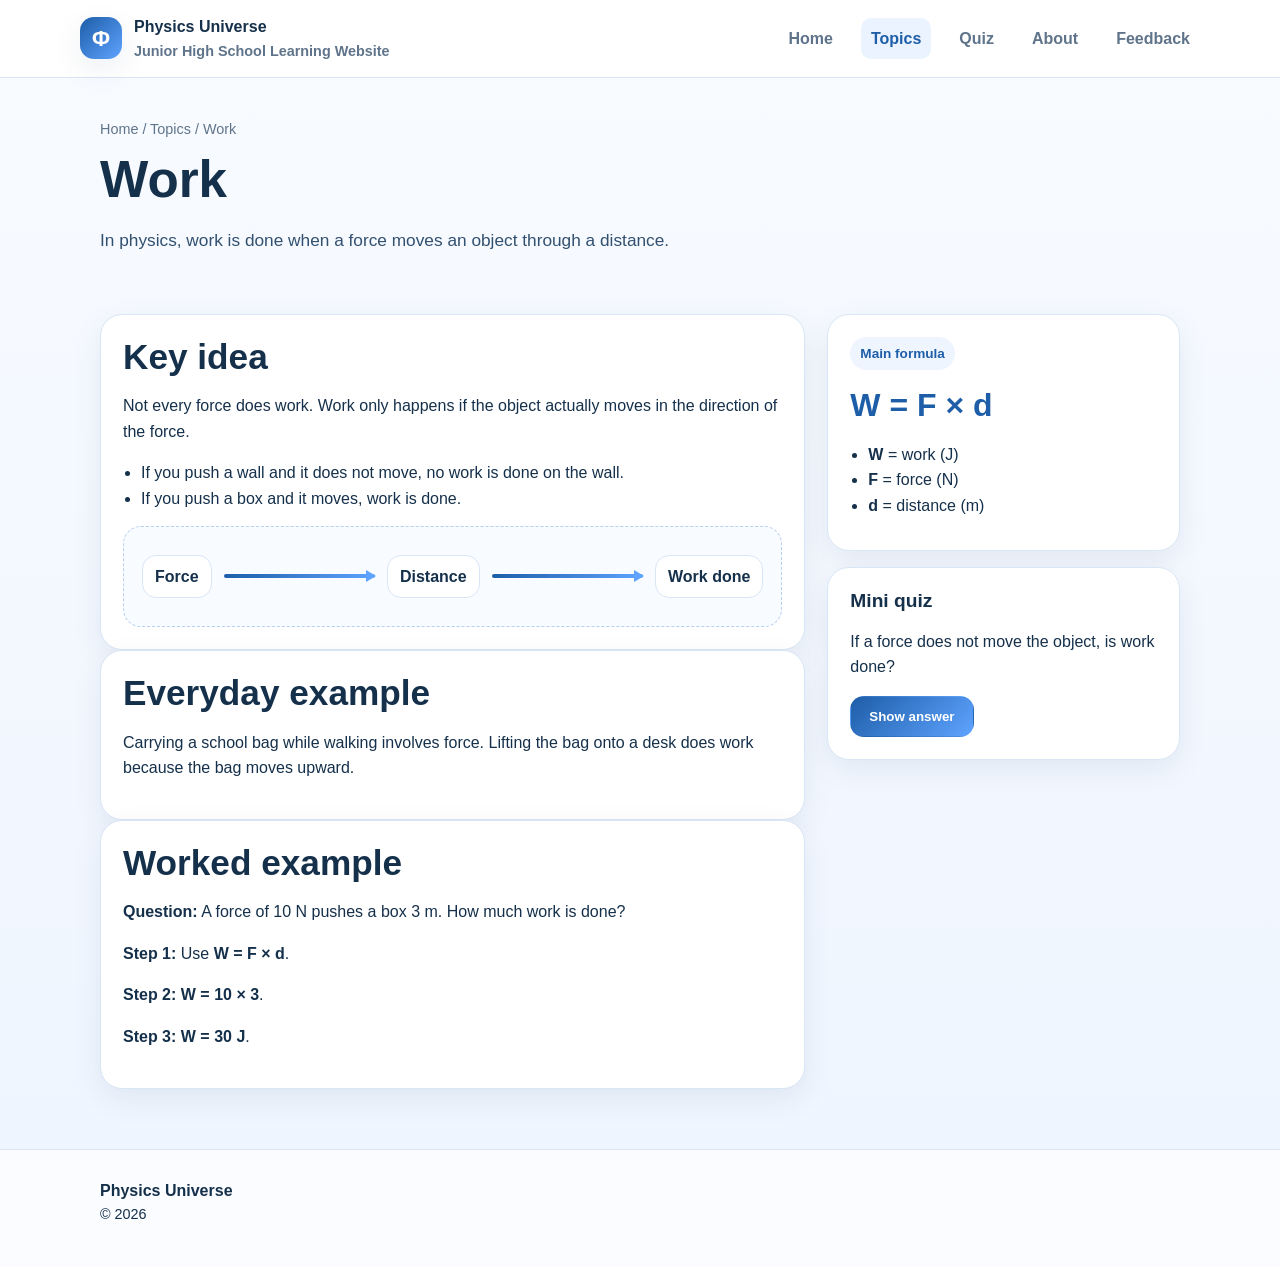
<file: work.html>
<!DOCTYPE html><html lang="en"><head><meta charset="UTF-8"><meta name="viewport" content="width=device-width, initial-scale=1.0"><title>Work | Physics Universe</title><link rel="stylesheet" href="styles.css"></head><body><header class="nav"><div class="container nav-inner"><a class="brand" href="index.html"><div class="logo">Φ</div><div><div>Physics Universe</div><div class="small muted">Junior High School Learning Website</div></div></a><nav class="menu"><a href="index.html">Home</a><a href="topics.html" class="active">Topics</a><a href="quiz.html">Quiz</a><a href="about.html">About</a><a href="feedback.html">Feedback</a></nav></div></header><section class="page-hero"><div class="container"><div class="breadcrumbs">Home / Topics / Work</div><h1>Work</h1><p class="lead">In physics, work is done when a force moves an object through a distance.</p></div></section><section class="section"><div class="container topic-layout"><div><div class="topic-section"><h2>Key idea</h2><p>Not every force does work. Work only happens if the object actually moves in the direction of the force.</p><ul><li>If you push a wall and it does not move, no work is done on the wall.</li><li>If you push a box and it moves, work is done.</li></ul><div class="visual-box"><div class="visual-line"><span class="badge">Force</span><div class="visual-arrow"></div><span class="badge">Distance</span><div class="visual-arrow"></div><span class="badge">Work done</span></div></div></div><div class="topic-section"><h2>Everyday example</h2><p>Carrying a school bag while walking involves force. Lifting the bag onto a desk does work because the bag moves upward.</p></div><div class="topic-section"><h2>Worked example</h2><p><strong>Question:</strong> A force of 10 N pushes a box 3 m. How much work is done?</p><p><strong>Step 1:</strong> Use <strong>W = F × d</strong>.</p><p><strong>Step 2:</strong> <strong>W = 10 × 3</strong>.</p><p><strong>Step 3:</strong> <strong>W = 30 J</strong>.</p></div></div><aside class="sticky-side"><div class="formula-box"><span class="formula-sub">Main formula</span><div class="formula-main">W = F × d</div><ul><li><strong>W</strong> = work (J)</li><li><strong>F</strong> = force (N)</li><li><strong>d</strong> = distance (m)</li></ul></div><div class="mini-quiz"><h3>Mini quiz</h3><p>If a force does not move the object, is work done?</p><button class="btn btn-primary" type="button" data-show-answer>Show answer</button><div class="answer"><strong>Answer:</strong> No. In physics, work needs movement.</div></div></aside></div></section><footer class="footer"><div class="container"><div><strong>Physics Universe</strong></div><div class="small">© <span class="year"></span></div></div></footer><script src="script.js"></script></body></html>
</file>
<file: styles.css>
:root{
  --bg:#f5f9ff;
  --card:#ffffff;
  --text:#15304b;
  --muted:#5f748a;
  --primary:#1e5ea8;
  --primary-2:#5ea3ff;
  --accent:#ffb454;
  --border:#d9e6f5;
  --success:#1f8a54;
  --danger:#c53b3b;
  --shadow:0 10px 30px rgba(22,49,83,.08);
}
*{box-sizing:border-box}
html{scroll-behavior:smooth}
body{margin:0;font-family:Arial,Helvetica,sans-serif;background:linear-gradient(180deg,#f8fbff 0%,#eef5ff 100%);color:var(--text);line-height:1.6}
a{text-decoration:none;color:inherit}
.container{max-width:1120px;margin:0 auto;padding:0 20px}
.nav{position:sticky;top:0;z-index:20;background:rgba(255,255,255,.92);backdrop-filter:blur(10px);border-bottom:1px solid var(--border)}
.nav-inner{display:flex;justify-content:space-between;align-items:center;padding:14px 0;gap:16px}
.brand{display:flex;align-items:center;gap:12px;font-weight:700}
.logo{width:42px;height:42px;border-radius:14px;background:linear-gradient(135deg,var(--primary),var(--primary-2));color:#fff;display:grid;place-items:center;font-size:22px;box-shadow:var(--shadow)}
.menu{display:flex;gap:18px;flex-wrap:wrap}
.menu a{padding:8px 10px;border-radius:10px;color:var(--muted);font-weight:700}
.menu a.active,.menu a:hover{background:#eaf3ff;color:var(--primary)}
.small{font-size:.9rem}.muted{color:var(--muted)}
.hero{padding:54px 0 30px}
.hero-grid,.grid-2,.grid-3,.topic-links,.formula-grid,.topic-layout,.quiz-grid{display:grid;gap:22px}
.hero-grid{grid-template-columns:1.15fr .85fr;align-items:stretch}
.hero-card,.card,.cta-panel,.topic-section,.formula-box,.mini-quiz,.score-box{background:var(--card);border:1px solid var(--border);border-radius:22px;box-shadow:var(--shadow)}
.hero-card{padding:28px}
.kicker,.topic-tag{display:inline-block;padding:6px 10px;border-radius:999px;background:#eaf3ff;color:var(--primary);font-size:.85rem;font-weight:700}
h1,h2,h3{line-height:1.15;margin:0 0 14px} h1{font-size:clamp(2rem,4vw,3.35rem)} h2{font-size:clamp(1.5rem,3vw,2.2rem)} h3{font-size:1.2rem}
.lead{font-size:1.08rem;color:#32506f}
.button-row{display:flex;gap:12px;flex-wrap:wrap;margin-top:20px}
.btn{display:inline-flex;align-items:center;justify-content:center;padding:12px 18px;border-radius:14px;font-weight:700;border:1px solid transparent;cursor:pointer}
.btn-primary{background:linear-gradient(135deg,var(--primary),var(--primary-2));color:#fff}
.btn-secondary{background:#fff;border-color:var(--border);color:var(--primary)}
.hero-stats{display:flex;flex-wrap:wrap;gap:12px;margin-top:22px}
.stat-chip,.hero-formula-pill{padding:12px 14px;border-radius:16px;background:#f8fbff;border:1px solid var(--border)}
.stat-chip strong{display:block}
.orbit{position:relative;min-height:360px;border-radius:24px;background:radial-gradient(circle at center,#f8fbff 0,#eaf3ff 65%,#d6e6ff 100%);overflow:hidden;border:1px dashed #b7d0f0}
.orbit::before,.orbit::after{content:"";position:absolute;inset:40px;border:1px solid rgba(30,94,168,.14);border-radius:50%}
.orbit::after{inset:82px}
.particle{position:absolute;width:56px;height:56px;border-radius:50%;background:#fff;border:1px solid var(--border);display:grid;place-items:center;font-weight:700;box-shadow:var(--shadow)}
.p1{top:28px;left:50%;transform:translateX(-50%)} .p2{right:40px;top:46%} .p3{bottom:28px;left:48%} .p4{left:34px;top:44%}
.center-note{position:absolute;inset:50%;transform:translate(-50%,-50%);width:min(72%,280px);padding:22px;background:rgba(255,255,255,.9);border-radius:22px;border:1px solid var(--border);text-align:center}
.section,.section-band{padding:24px 0 32px}.section-band{background:rgba(255,255,255,.58);border-top:1px solid var(--border);border-bottom:1px solid var(--border)}
.topic-links{grid-template-columns:repeat(auto-fit,minmax(200px,1fr));margin-top:18px}
.topic-card{padding:18px;transition:transform .18s ease,box-shadow .18s ease}.topic-card:hover{transform:translateY(-3px)}
.topic-card-top{display:flex;justify-content:space-between;align-items:center;margin:10px 0 16px}.icon-badge{width:50px;height:50px;border-radius:16px;background:#eef5ff;display:grid;place-items:center;font-size:26px}.card-arrow{font-size:1.25rem;color:var(--primary)}
.grid-3{grid-template-columns:repeat(auto-fit,minmax(220px,1fr))}.grid-2{grid-template-columns:repeat(auto-fit,minmax(300px,1fr));align-items:start}
.feature-card,.info-card,.timeline-card,.cta-panel,.topic-section,.formula-box,.mini-quiz,.score-box,.card{padding:22px}
.timeline-grid{display:grid;grid-template-columns:repeat(auto-fit,minmax(180px,1fr));gap:16px}.timeline-number{width:34px;height:34px;border-radius:50%;display:grid;place-items:center;background:var(--primary);color:#fff;font-weight:700;margin-bottom:8px}
.cta-panel{background:linear-gradient(135deg,#0f4b95,#5ea3ff);color:#fff}.cta-panel p{color:#eaf4ff}
.hero-formula-bar,.formula-grid{display:grid;grid-template-columns:repeat(auto-fit,minmax(170px,1fr));gap:12px;margin-top:18px}
.hero-formula-pill{font-weight:700}.hero-formula-pill span{display:block;font-size:.85rem;color:var(--muted);font-weight:600;margin-top:4px}
.page-hero{padding:40px 0 18px}.breadcrumbs{font-size:.9rem;color:var(--muted);margin-bottom:10px}
.topic-layout{grid-template-columns:2fr 1fr;align-items:start}.sticky-side{position:sticky;top:92px;display:grid;gap:16px}
.topic-section ul,.formula-box ul{padding-left:18px;margin:10px 0}.formula-main{font-size:2rem;font-weight:800;color:var(--primary);margin:10px 0}.formula-sub{display:inline-block;padding:6px 10px;background:#eef5ff;border-radius:999px;color:var(--primary);font-weight:700;font-size:.85rem}
.visual-box{margin-top:14px;padding:18px;border:1px dashed #b8cff0;border-radius:18px;background:#f8fbff}.visual-line{display:flex;align-items:center;gap:12px;flex-wrap:wrap;margin:10px 0}.visual-arrow{height:4px;flex:1;min-width:60px;background:linear-gradient(90deg,var(--primary),var(--primary-2));border-radius:999px;position:relative}.visual-arrow::after{content:"";position:absolute;right:-1px;top:-4px;border-left:10px solid var(--primary-2);border-top:6px solid transparent;border-bottom:6px solid transparent}
.badge{padding:8px 12px;border-radius:14px;background:#fff;border:1px solid var(--border);font-weight:700}
.mini-quiz .answer{display:none;margin-top:12px;padding:12px;border-radius:14px;background:#eef7ff;border:1px solid var(--border)}
.progress-track{height:10px;background:#e7eef8;border-radius:999px;overflow:hidden}.progress-fill{height:100%;width:0;background:linear-gradient(90deg,var(--primary),var(--primary-2));transition:width .25s ease}
.question-card{padding:20px;border-radius:18px;background:#fff;border:1px solid var(--border);box-shadow:var(--shadow)}
.option{display:flex;gap:10px;align-items:flex-start;padding:10px 12px;border-radius:14px;border:1px solid var(--border);margin-top:10px}
.option.correct{border-color:#8fd2ad;background:#effaf4}.option.wrong{border-color:#f0a8a8;background:#fff3f3}
.footer{padding:28px 0 40px;border-top:1px solid var(--border);margin-top:28px;background:rgba(255,255,255,.75)}
input,textarea{width:100%;padding:12px 14px;border:1px solid var(--border);border-radius:14px;font:inherit;background:#fff} textarea{min-height:130px;resize:vertical}
label{font-weight:700;display:block;margin:10px 0 8px}
@media (max-width:900px){.hero-grid,.topic-layout{grid-template-columns:1fr}.sticky-side{position:static}.orbit{min-height:300px}}
@media (max-width:640px){.nav-inner{align-items:flex-start;flex-direction:column}.menu{gap:8px}.hero{padding-top:30px}}
</file>
